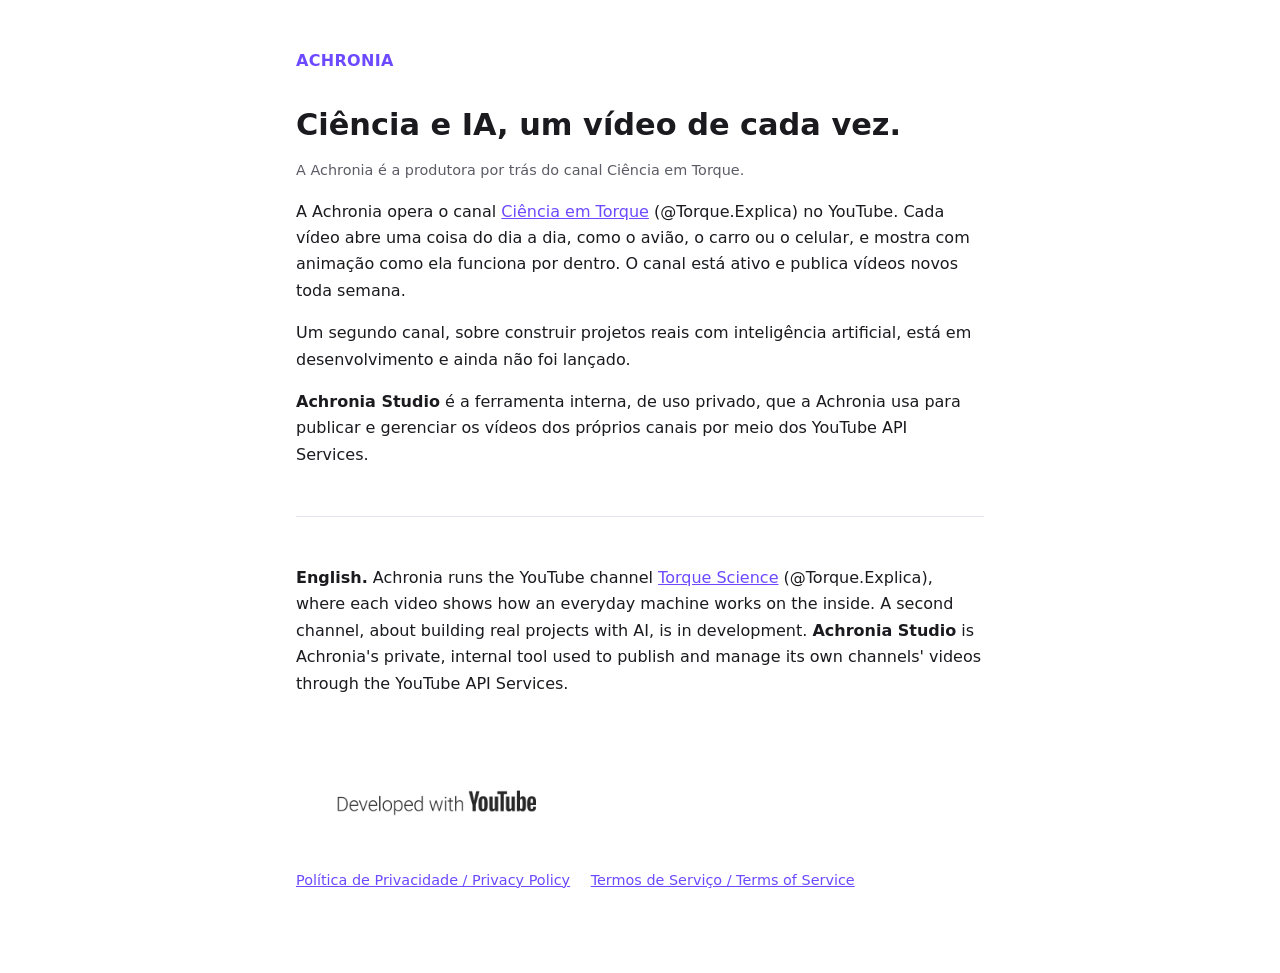
<file: index.html>
<!doctype html>
<html lang="pt-BR">
<head>
  <meta charset="utf-8">
  <meta name="viewport" content="width=device-width, initial-scale=1">
  <title>Achronia</title>
  <meta name="description" content="Achronia, a produtora do canal Ciência em Torque no YouTube.">
  <link rel="stylesheet" href="style.css">
</head>
<body>
<main>
  <header>
    <a class="brand" href="./">ACHRONIA</a>
  </header>

  <h1>Ciência e IA, um vídeo de cada vez.</h1>
  <p class="meta">A Achronia é a produtora por trás do canal Ciência em Torque.</p>

  <p>A Achronia opera o canal <a href="https://www.youtube.com/@Torque.Explica">Ciência em Torque</a> (@Torque.Explica) no YouTube. Cada vídeo abre uma coisa do dia a dia, como o avião, o carro ou o celular, e mostra com animação como ela funciona por dentro. O canal está ativo e publica vídeos novos toda semana.</p>

  <p>Um segundo canal, sobre construir projetos reais com inteligência artificial, está em desenvolvimento e ainda não foi lançado.</p>

  <p><strong>Achronia Studio</strong> é a ferramenta interna, de uso privado, que a Achronia usa para publicar e gerenciar os vídeos dos próprios canais por meio dos YouTube API Services.</p>

  <hr>

  <p lang="en"><strong>English.</strong> Achronia runs the YouTube channel <a href="https://www.youtube.com/@Torque.Explica">Torque Science</a> (@Torque.Explica), where each video shows how an everyday machine works on the inside. A second channel, about building real projects with AI, is in development. <strong>Achronia Studio</strong> is Achronia's private, internal tool used to publish and manage its own channels' videos through the YouTube API Services.</p>

  <footer>
    <a class="selo" href="https://www.youtube.com/@Torque.Explica" title="Ciência em Torque no YouTube / Torque Science on YouTube">
      <picture>
        <source srcset="developed-with-youtube-light.png" media="(prefers-color-scheme: dark)">
        <img src="developed-with-youtube-dark.png" alt="Developed with YouTube" width="280" height="100">
      </picture>
    </a>
    <nav>
      <a href="privacidade.html">Política de Privacidade / Privacy Policy</a>
      <a href="termos.html">Termos de Serviço / Terms of Service</a>
    </nav>
  </footer>
</main>
</body>
</html>
</file>
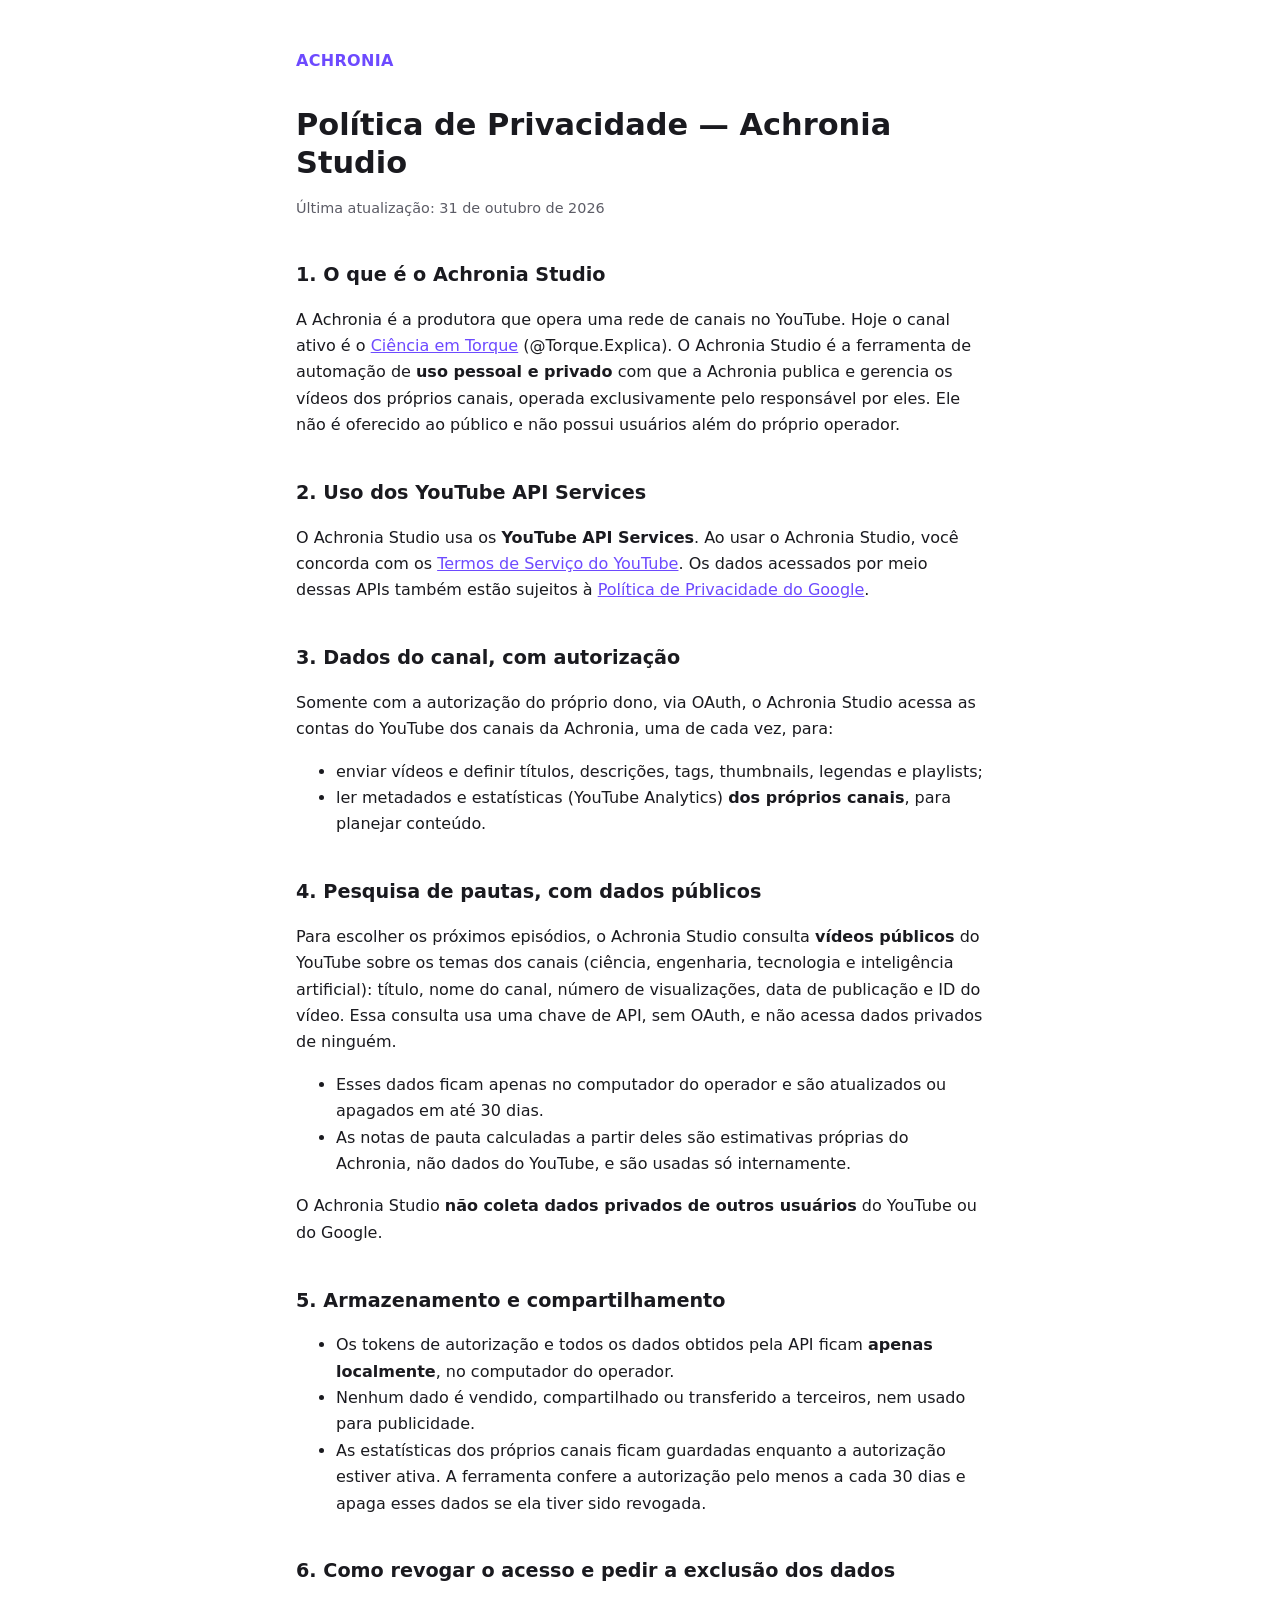
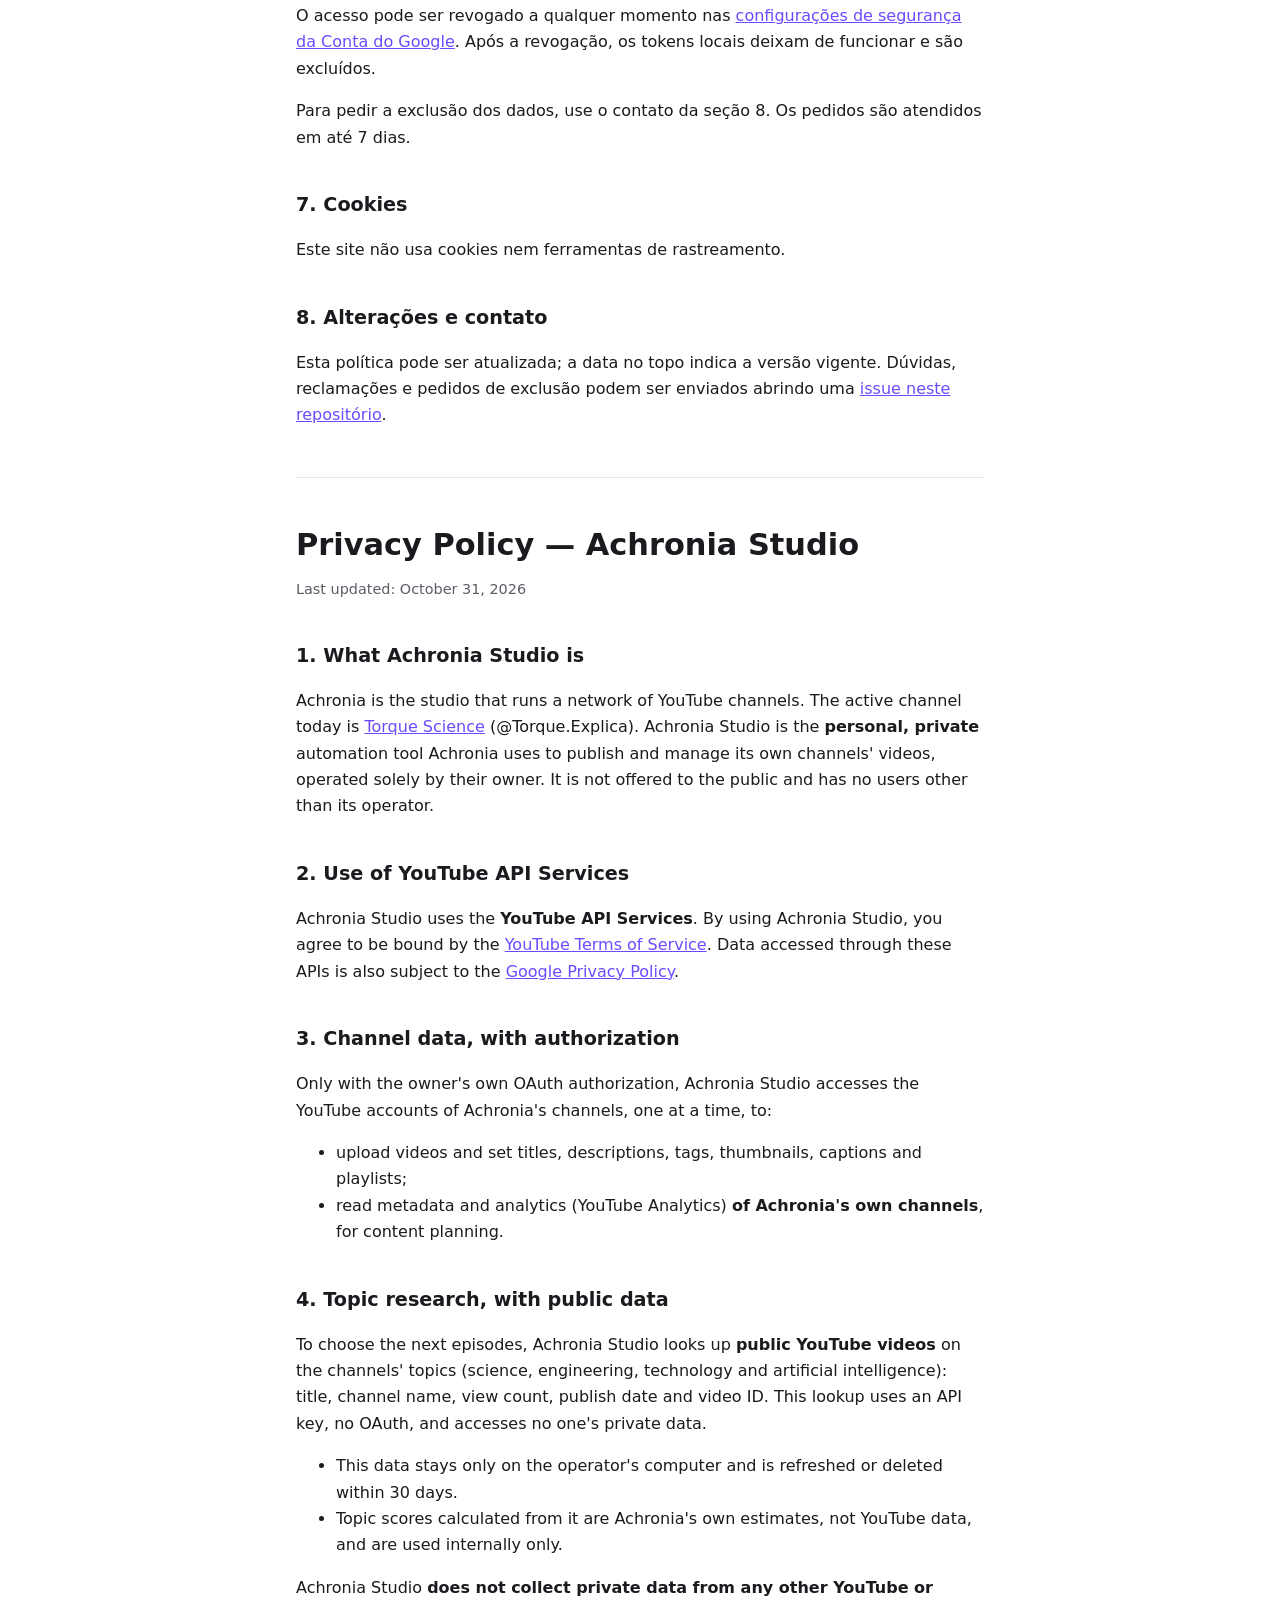
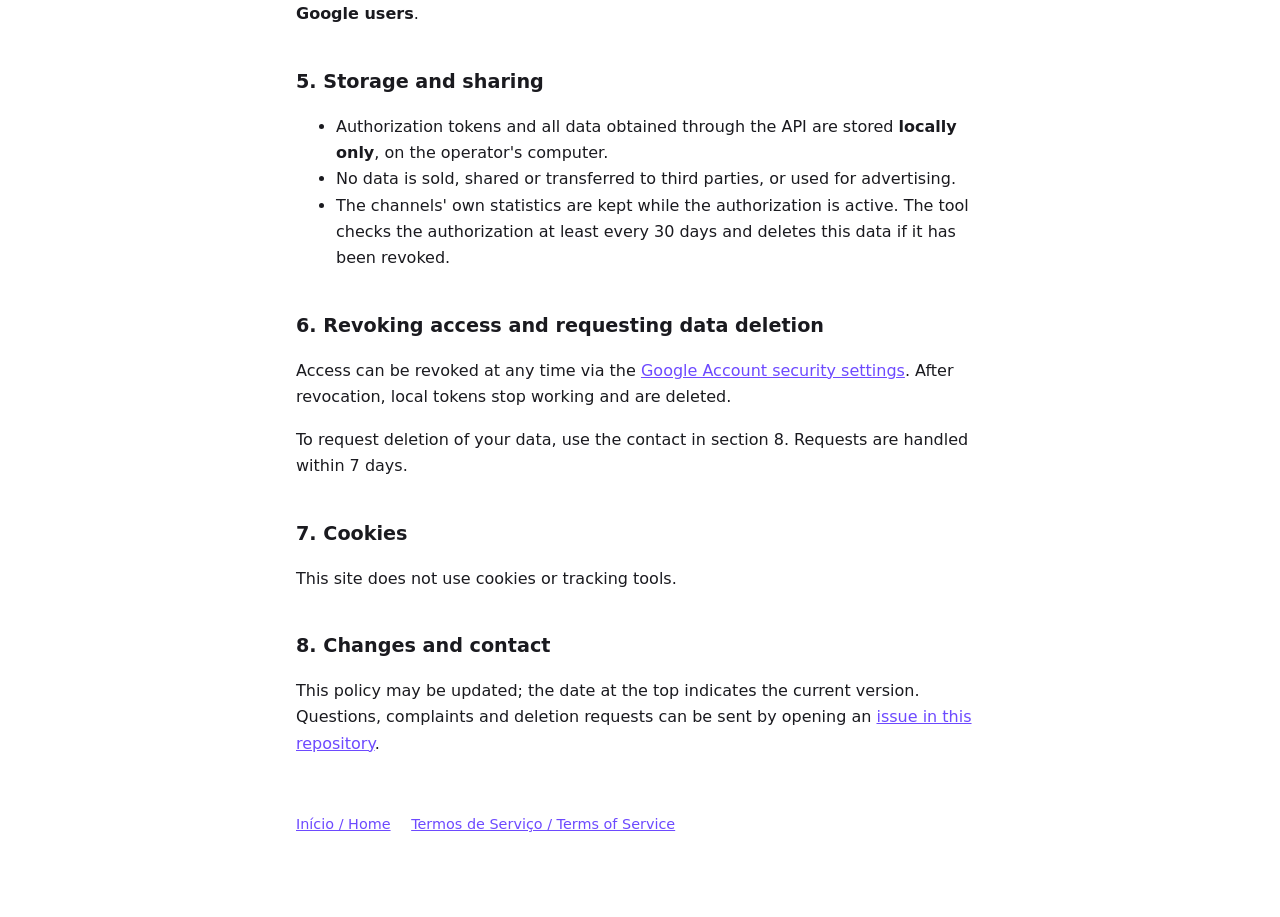
<file: privacidade.html>
<!doctype html>
<html lang="pt-BR">
<head>
  <meta charset="utf-8">
  <meta name="viewport" content="width=device-width, initial-scale=1">
  <title>Política de Privacidade — Achronia Studio</title>
  <link rel="stylesheet" href="style.css">
</head>
<body>
<main>
  <header>
    <a class="brand" href="./">ACHRONIA</a>
  </header>

  <h1>Política de Privacidade — Achronia Studio</h1>
  <p class="meta">Última atualização: 31 de outubro de 2026</p>

  <h2>1. O que é o Achronia Studio</h2>
  <p>A Achronia é a produtora que opera uma rede de canais no YouTube. Hoje o canal ativo é o <a href="https://www.youtube.com/@Torque.Explica">Ciência em Torque</a> (@Torque.Explica). O Achronia Studio é a ferramenta de automação de <strong>uso pessoal e privado</strong> com que a Achronia publica e gerencia os vídeos dos próprios canais, operada exclusivamente pelo responsável por eles. Ele não é oferecido ao público e não possui usuários além do próprio operador.</p>

  <h2>2. Uso dos YouTube API Services</h2>
  <p>O Achronia Studio usa os <strong>YouTube API Services</strong>. Ao usar o Achronia Studio, você concorda com os <a href="https://www.youtube.com/t/terms">Termos de Serviço do YouTube</a>. Os dados acessados por meio dessas APIs também estão sujeitos à <a href="https://www.google.com/policies/privacy">Política de Privacidade do Google</a>.</p>

  <h2>3. Dados do canal, com autorização</h2>
  <p>Somente com a autorização do próprio dono, via OAuth, o Achronia Studio acessa as contas do YouTube dos canais da Achronia, uma de cada vez, para:</p>
  <ul>
    <li>enviar vídeos e definir títulos, descrições, tags, thumbnails, legendas e playlists;</li>
    <li>ler metadados e estatísticas (YouTube Analytics) <strong>dos próprios canais</strong>, para planejar conteúdo.</li>
  </ul>

  <h2>4. Pesquisa de pautas, com dados públicos</h2>
  <p>Para escolher os próximos episódios, o Achronia Studio consulta <strong>vídeos públicos</strong> do YouTube sobre os temas dos canais (ciência, engenharia, tecnologia e inteligência artificial): título, nome do canal, número de visualizações, data de publicação e ID do vídeo. Essa consulta usa uma chave de API, sem OAuth, e não acessa dados privados de ninguém.</p>
  <ul>
    <li>Esses dados ficam apenas no computador do operador e são atualizados ou apagados em até 30 dias.</li>
    <li>As notas de pauta calculadas a partir deles são estimativas próprias do Achronia, não dados do YouTube, e são usadas só internamente.</li>
  </ul>
  <p>O Achronia Studio <strong>não coleta dados privados de outros usuários</strong> do YouTube ou do Google.</p>

  <h2>5. Armazenamento e compartilhamento</h2>
  <ul>
    <li>Os tokens de autorização e todos os dados obtidos pela API ficam <strong>apenas localmente</strong>, no computador do operador.</li>
    <li>Nenhum dado é vendido, compartilhado ou transferido a terceiros, nem usado para publicidade.</li>
    <li>As estatísticas dos próprios canais ficam guardadas enquanto a autorização estiver ativa. A ferramenta confere a autorização pelo menos a cada 30 dias e apaga esses dados se ela tiver sido revogada.</li>
  </ul>

  <h2>6. Como revogar o acesso e pedir a exclusão dos dados</h2>
  <p>O acesso pode ser revogado a qualquer momento nas <a href="https://security.google.com/settings/security/permissions">configurações de segurança da Conta do Google</a>. Após a revogação, os tokens locais deixam de funcionar e são excluídos.</p>
  <p>Para pedir a exclusão dos dados, use o contato da seção 8. Os pedidos são atendidos em até 7 dias.</p>

  <h2>7. Cookies</h2>
  <p>Este site não usa cookies nem ferramentas de rastreamento.</p>

  <h2>8. Alterações e contato</h2>
  <p>Esta política pode ser atualizada; a data no topo indica a versão vigente. Dúvidas, reclamações e pedidos de exclusão podem ser enviados abrindo uma <a href="https://github.com/MAFSantAna/achronia-site/issues">issue neste repositório</a>.</p>

  <hr>

  <section lang="en">
    <h1>Privacy Policy — Achronia Studio</h1>
    <p class="meta">Last updated: October 31, 2026</p>

    <h2>1. What Achronia Studio is</h2>
    <p>Achronia is the studio that runs a network of YouTube channels. The active channel today is <a href="https://www.youtube.com/@Torque.Explica">Torque Science</a> (@Torque.Explica). Achronia Studio is the <strong>personal, private</strong> automation tool Achronia uses to publish and manage its own channels' videos, operated solely by their owner. It is not offered to the public and has no users other than its operator.</p>

    <h2>2. Use of YouTube API Services</h2>
    <p>Achronia Studio uses the <strong>YouTube API Services</strong>. By using Achronia Studio, you agree to be bound by the <a href="https://www.youtube.com/t/terms">YouTube Terms of Service</a>. Data accessed through these APIs is also subject to the <a href="https://www.google.com/policies/privacy">Google Privacy Policy</a>.</p>

    <h2>3. Channel data, with authorization</h2>
    <p>Only with the owner's own OAuth authorization, Achronia Studio accesses the YouTube accounts of Achronia's channels, one at a time, to:</p>
    <ul>
      <li>upload videos and set titles, descriptions, tags, thumbnails, captions and playlists;</li>
      <li>read metadata and analytics (YouTube Analytics) <strong>of Achronia's own channels</strong>, for content planning.</li>
    </ul>

    <h2>4. Topic research, with public data</h2>
    <p>To choose the next episodes, Achronia Studio looks up <strong>public YouTube videos</strong> on the channels' topics (science, engineering, technology and artificial intelligence): title, channel name, view count, publish date and video ID. This lookup uses an API key, no OAuth, and accesses no one's private data.</p>
    <ul>
      <li>This data stays only on the operator's computer and is refreshed or deleted within 30 days.</li>
      <li>Topic scores calculated from it are Achronia's own estimates, not YouTube data, and are used internally only.</li>
    </ul>
    <p>Achronia Studio <strong>does not collect private data from any other YouTube or Google users</strong>.</p>

    <h2>5. Storage and sharing</h2>
    <ul>
      <li>Authorization tokens and all data obtained through the API are stored <strong>locally only</strong>, on the operator's computer.</li>
      <li>No data is sold, shared or transferred to third parties, or used for advertising.</li>
      <li>The channels' own statistics are kept while the authorization is active. The tool checks the authorization at least every 30 days and deletes this data if it has been revoked.</li>
    </ul>

    <h2>6. Revoking access and requesting data deletion</h2>
    <p>Access can be revoked at any time via the <a href="https://security.google.com/settings/security/permissions">Google Account security settings</a>. After revocation, local tokens stop working and are deleted.</p>
    <p>To request deletion of your data, use the contact in section 8. Requests are handled within 7 days.</p>

    <h2>7. Cookies</h2>
    <p>This site does not use cookies or tracking tools.</p>

    <h2>8. Changes and contact</h2>
    <p>This policy may be updated; the date at the top indicates the current version. Questions, complaints and deletion requests can be sent by opening an <a href="https://github.com/MAFSantAna/achronia-site/issues">issue in this repository</a>.</p>
  </section>

  <footer>
    <nav>
      <a href="./">Início / Home</a>
      <a href="termos.html">Termos de Serviço / Terms of Service</a>
    </nav>
  </footer>
</main>
</body>
</html>
</file>
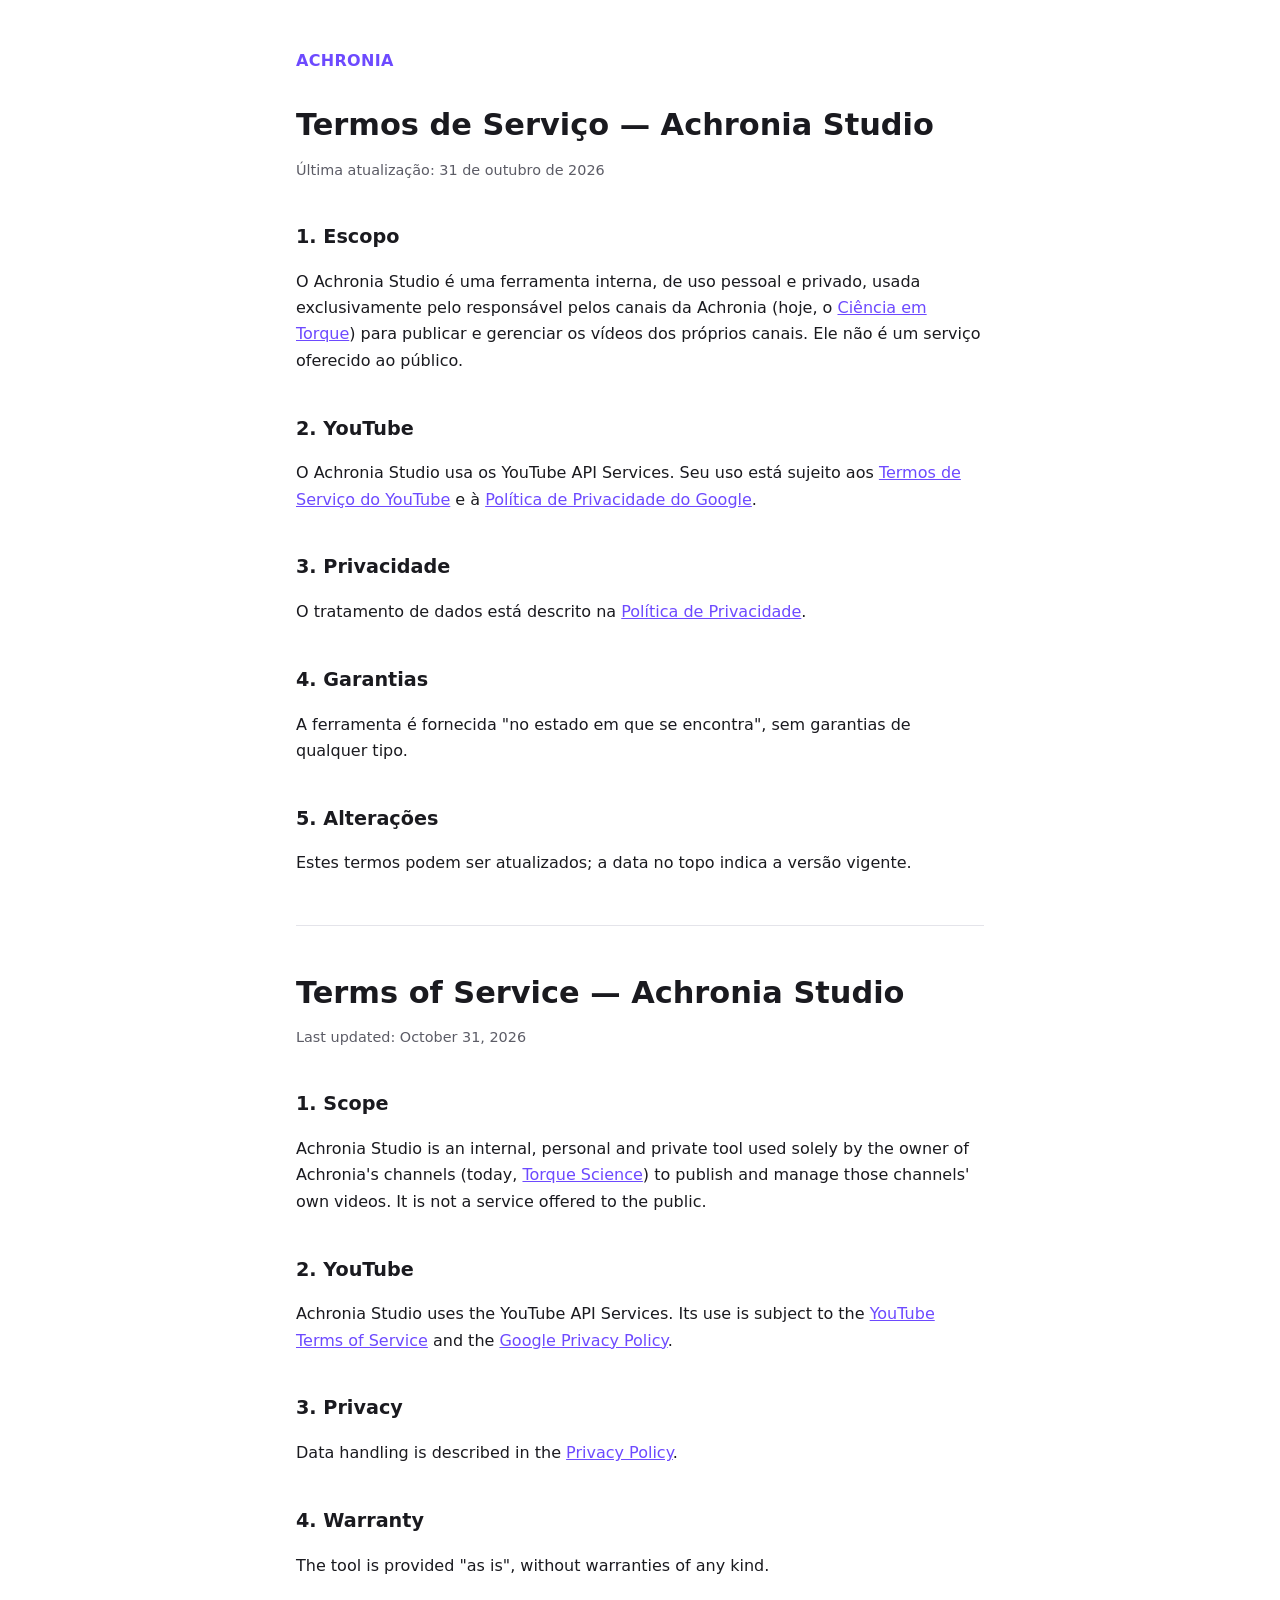
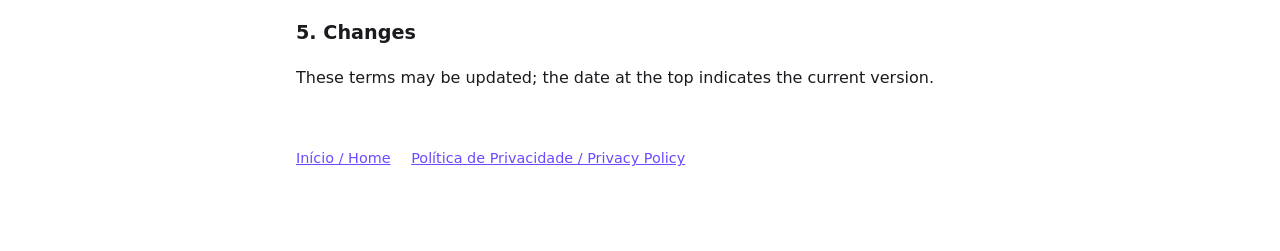
<file: termos.html>
<!doctype html>
<html lang="pt-BR">
<head>
  <meta charset="utf-8">
  <meta name="viewport" content="width=device-width, initial-scale=1">
  <title>Termos de Serviço — Achronia Studio</title>
  <link rel="stylesheet" href="style.css">
</head>
<body>
<main>
  <header>
    <a class="brand" href="./">ACHRONIA</a>
  </header>

  <h1>Termos de Serviço — Achronia Studio</h1>
  <p class="meta">Última atualização: 31 de outubro de 2026</p>

  <h2>1. Escopo</h2>
  <p>O Achronia Studio é uma ferramenta interna, de uso pessoal e privado, usada exclusivamente pelo responsável pelos canais da Achronia (hoje, o <a href="https://www.youtube.com/@Torque.Explica">Ciência em Torque</a>) para publicar e gerenciar os vídeos dos próprios canais. Ele não é um serviço oferecido ao público.</p>

  <h2>2. YouTube</h2>
  <p>O Achronia Studio usa os YouTube API Services. Seu uso está sujeito aos <a href="https://www.youtube.com/t/terms">Termos de Serviço do YouTube</a> e à <a href="https://www.google.com/policies/privacy">Política de Privacidade do Google</a>.</p>

  <h2>3. Privacidade</h2>
  <p>O tratamento de dados está descrito na <a href="privacidade.html">Política de Privacidade</a>.</p>

  <h2>4. Garantias</h2>
  <p>A ferramenta é fornecida "no estado em que se encontra", sem garantias de qualquer tipo.</p>

  <h2>5. Alterações</h2>
  <p>Estes termos podem ser atualizados; a data no topo indica a versão vigente.</p>

  <hr>

  <section lang="en">
    <h1>Terms of Service — Achronia Studio</h1>
    <p class="meta">Last updated: October 31, 2026</p>

    <h2>1. Scope</h2>
    <p>Achronia Studio is an internal, personal and private tool used solely by the owner of Achronia's channels (today, <a href="https://www.youtube.com/@Torque.Explica">Torque Science</a>) to publish and manage those channels' own videos. It is not a service offered to the public.</p>

    <h2>2. YouTube</h2>
    <p>Achronia Studio uses the YouTube API Services. Its use is subject to the <a href="https://www.youtube.com/t/terms">YouTube Terms of Service</a> and the <a href="https://www.google.com/policies/privacy">Google Privacy Policy</a>.</p>

    <h2>3. Privacy</h2>
    <p>Data handling is described in the <a href="privacidade.html">Privacy Policy</a>.</p>

    <h2>4. Warranty</h2>
    <p>The tool is provided "as is", without warranties of any kind.</p>

    <h2>5. Changes</h2>
    <p>These terms may be updated; the date at the top indicates the current version.</p>
  </section>

  <footer>
    <nav>
      <a href="./">Início / Home</a>
      <a href="privacidade.html">Política de Privacidade / Privacy Policy</a>
    </nav>
  </footer>
</main>
</body>
</html>
</file>
<file: style.css>
:root {
  --bg: #ffffff;
  --fg: #1a1a1f;
  --muted: #5c5c66;
  --accent: #6d4aff;
  --line: #e4e4ea;
}
@media (prefers-color-scheme: dark) {
  :root {
    --bg: #111114;
    --fg: #ececf1;
    --muted: #a0a0ad;
    --accent: #a08bff;
    --line: #2a2a31;
  }
}
* { box-sizing: border-box; }
body {
  margin: 0;
  background: var(--bg);
  color: var(--fg);
  font: 16px/1.65 system-ui, -apple-system, "Segoe UI", Roboto, sans-serif;
}
main { max-width: 720px; margin: 0 auto; padding: 48px 16px 80px; }
header { margin-bottom: 32px; }
.brand { font-weight: 700; letter-spacing: .02em; color: var(--accent); text-decoration: none; }
h1 { font-size: 1.9rem; line-height: 1.25; margin: .4em 0 .2em; }
h2 { font-size: 1.2rem; margin-top: 2em; }
p, li { color: var(--fg); }
.meta { color: var(--muted); font-size: .9rem; }
a { color: var(--accent); }
hr { border: 0; border-top: 1px solid var(--line); margin: 48px 0; }
nav a { margin-right: 16px; }
footer { margin-top: 56px; color: var(--muted); font-size: .9rem; }
.selo { display: inline-block; margin-bottom: 8px; }
.selo img { display: block; max-width: 100%; height: auto; }
</file>
